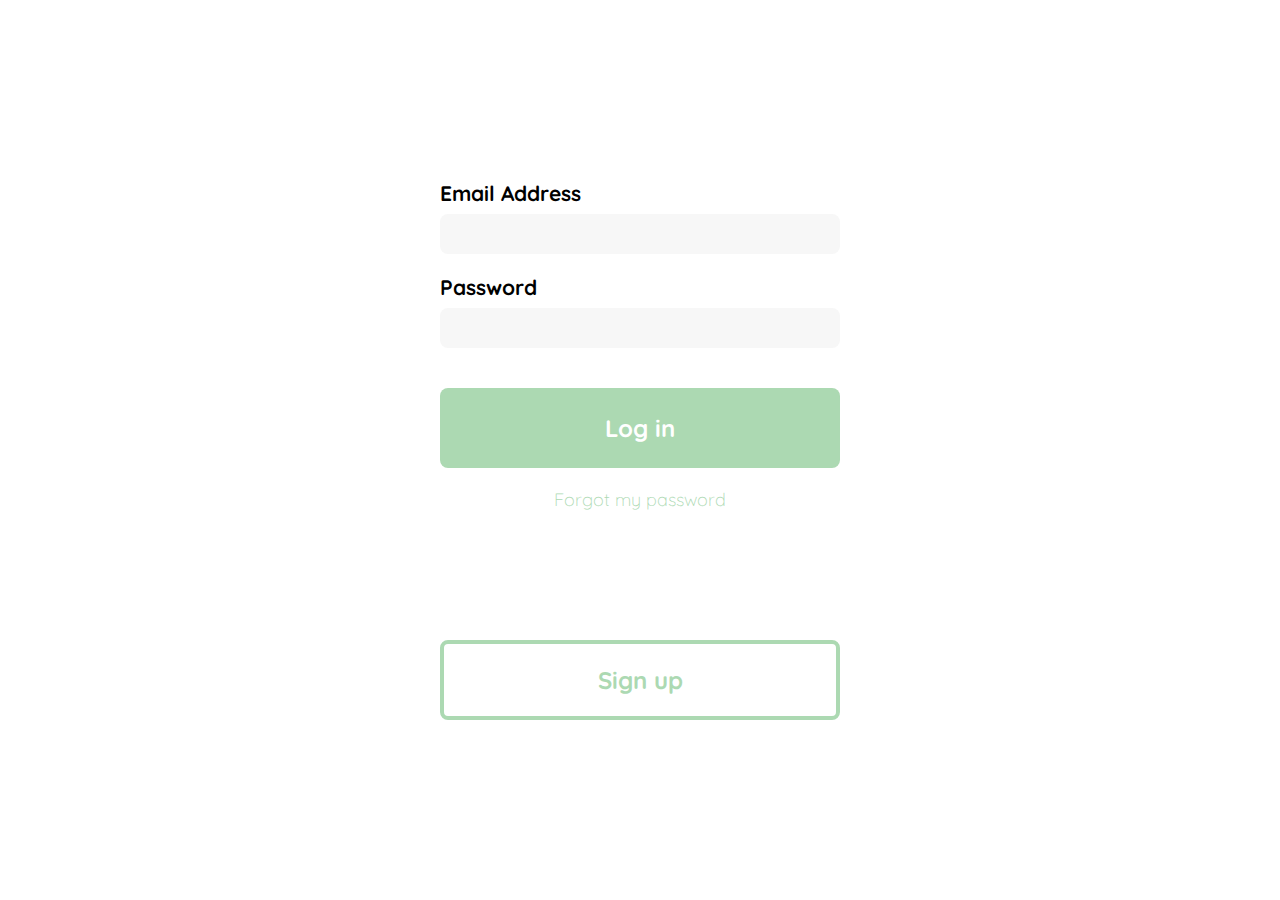
<file: docs/index.html>
<!DOCTYPE html>
<html lang="en">
<head>
    <meta charset="UTF-8">
    <meta name="viewport" content="width=device-width, initial-scale=1.0">
    <meta name="description" content="Find great deals at our yard sale! We offer clothes, electronics, furniture, toys, and many other items. Don't miss out!">
    <meta name="keywords" content="yard sale, garage sale, clothes, electronics, furniture, toys, second hand, bargains, deals">
    <meta name="robots" content="index, follow">
    <meta name="author" content="Yard Sale Team">
        
    <title>Yard Sale</title>

    <link rel="shortcut icon" href="../assets/images/favicon_yard_sale.svg" type="image/x-icon">
    <link rel="stylesheet" href="../styles/mobile.css">
    <link rel="stylesheet" href="../styles/desktop.css" media="(min-width: 1024px)">

    <link rel="stylesheet" href="../fonts/index.css">

</head>
<body>

    <main>
        <section class="login-page">

            <figure class="login-page__figure">
                <img class="image--contain" src="../assets/images/logo_yard_sale.svg" alt="">
            </figure>

            <form class="form">
                <label class="label--text">
                    <span class="text--capitalize text--secondary-bold">email address</span>
                    <input class="input--text" type="text">
                </label>
                <label class="label--text">
                    <span class="text--capitalize text--secondary-bold">password</span>
                    <input class="input--text" type="password">
                </label>

                <input class="button--margin-top button--primary" type="submit" value="Log in">

                <a href="#" class="text--link">
                    <span class="text--capitalize">forgot</span> my password
                </a>


                <input class="button--bottom button--secondary" type="button" value="Sign up">
            </form>

        </section>
    </main>
    
</body>
</html>
</file>
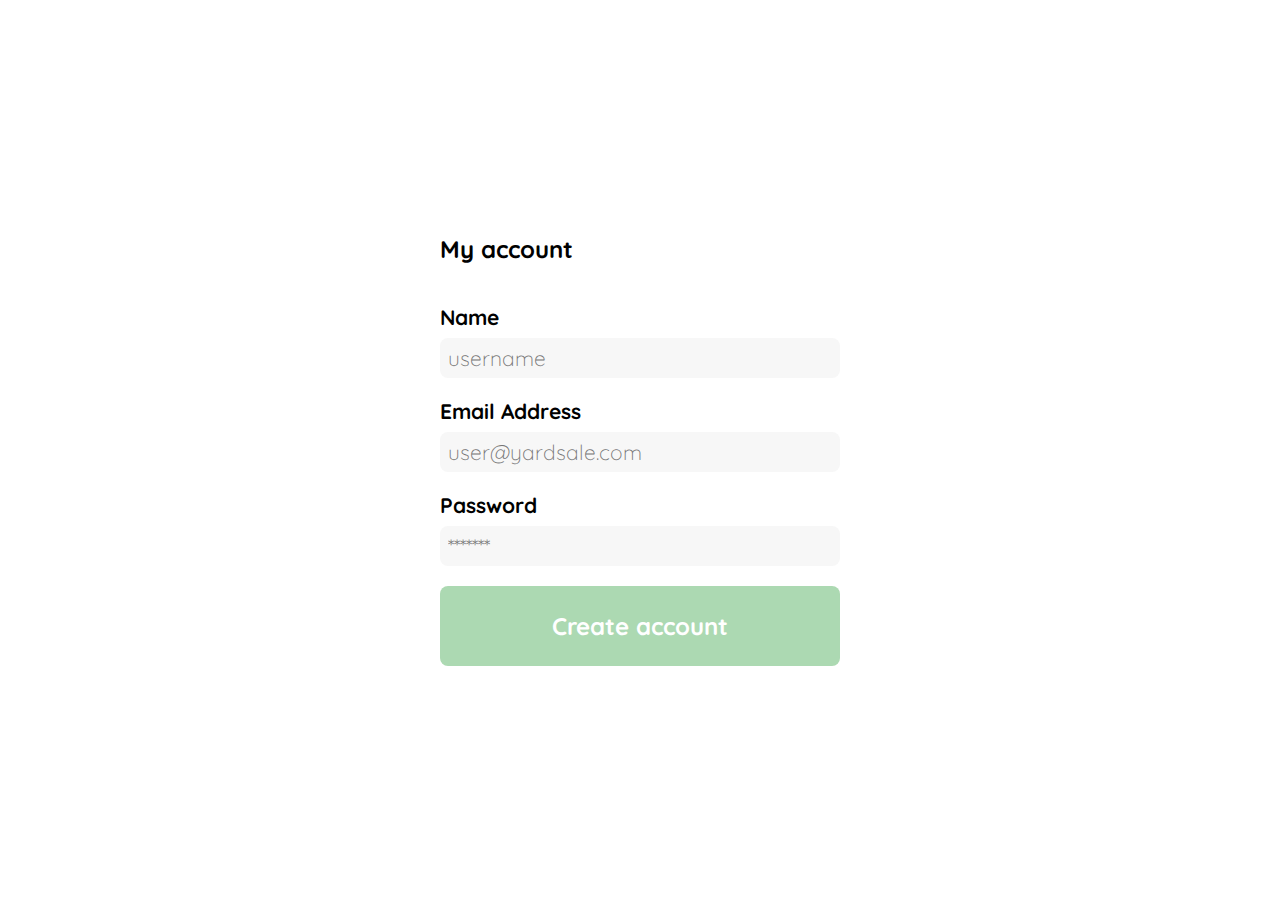
<file: docs/create-account.html>
<!DOCTYPE html>
<html lang="en">
<head>
    <meta charset="UTF-8">
    <meta name="viewport" content="width=device-width, initial-scale=1.0">
    <meta name="description" content="Find great deals at our yard sale! We offer clothes, electronics, furniture, toys, and many other items. Don't miss out!">
    <meta name="keywords" content="yard sale, garage sale, clothes, electronics, furniture, toys, second hand, bargains, deals">
    <meta name="robots" content="index, follow">
    <meta name="author" content="Yard Sale Team">
        
    <title>Yard Sale</title>

    <link rel="shortcut icon" href="../assets/images/favicon_yard_sale.svg" type="image/x-icon">
    <link rel="stylesheet" href="../styles/mobile.css">
    <link rel="stylesheet" href="../styles/desktop.css" media="(min-width: 1024px)">

    <link rel="stylesheet" href="../fonts/index.css">

</head>
<body>

    <main>
        <section class="create-password-page">



            <h1 class="create-account-page__text--title text--primary-bold"><span class="text--capitalize">my</span> account</h1>
               


            <form class="create-account-page__form form" action="index.html">


                <label class="label--text">
                    <span class="text--capitalize text--secondary-bold">name</span>
                    <input placeholder="username" class="input--text" type="text">
                </label>

                <label class="label--text">
                    <span class="text--capitalize text--secondary-bold">email address</span>
                    <input placeholder="user@yardsale.com" class="input--text" type="email">
                </label>

                <label class="label--text">
                    <span class="text--capitalize text--secondary-bold">password</span>
                    <input placeholder="*******" class="input--text" type="password">
                </label>



                <input class="button--bottom button--primary" type="submit" value="Create account" >

            </form>

        </section>
    </main>
    
</body>
</html>
</file>
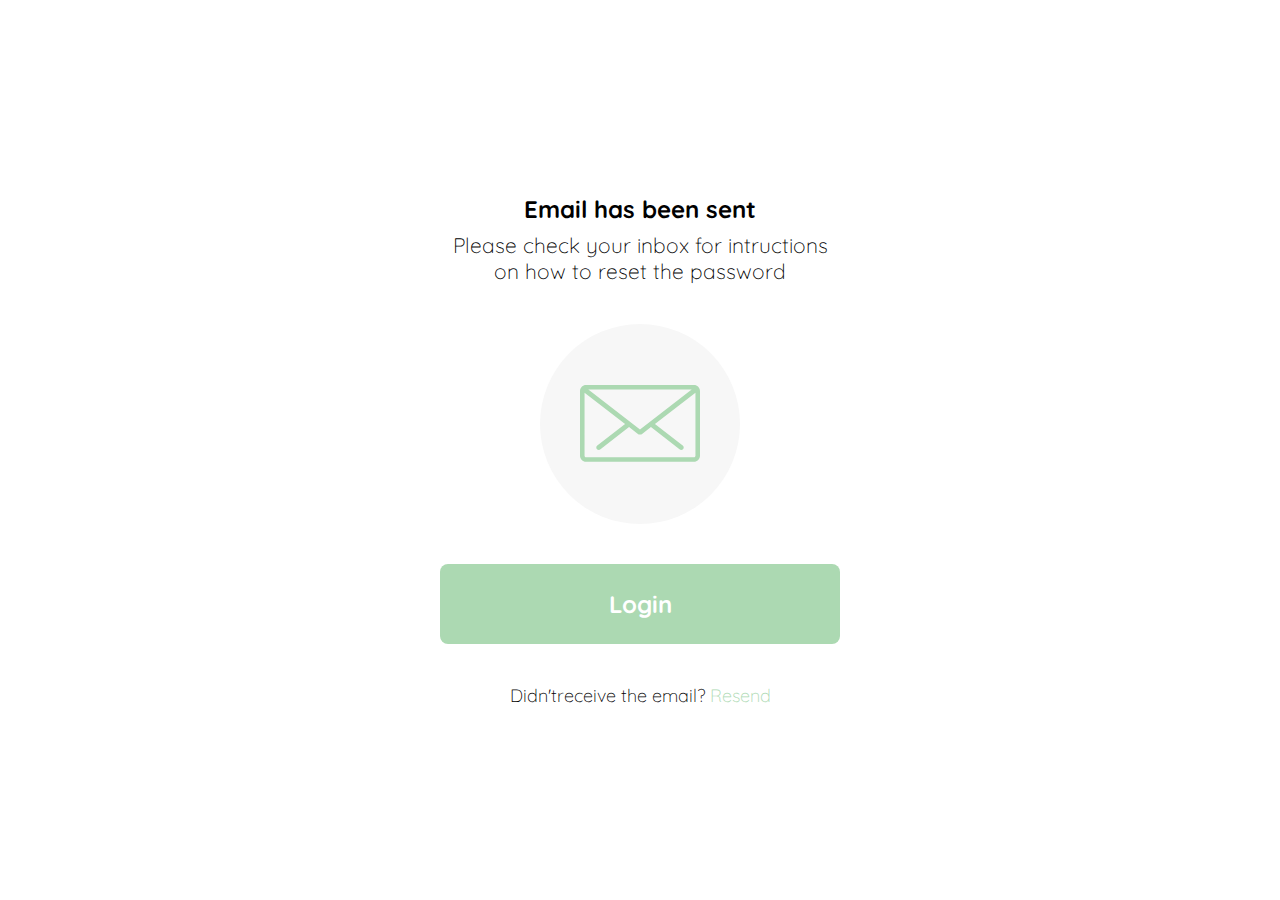
<file: docs/email-sent.html>
<!DOCTYPE html>
<html lang="en">
<head>
    <meta charset="UTF-8">
    <meta name="viewport" content="width=device-width, initial-scale=1.0">
    <meta name="description" content="Find great deals at our yard sale! We offer clothes, electronics, furniture, toys, and many other items. Don't miss out!">
    <meta name="keywords" content="yard sale, garage sale, clothes, electronics, furniture, toys, second hand, bargains, deals">
    <meta name="robots" content="index, follow">
    <meta name="author" content="Yard Sale Team">
        
    <title>Yard Sale</title>

    <link rel="shortcut icon" href="../assets/images/favicon_yard_sale.svg" type="image/x-icon">
    <link rel="stylesheet" href="../styles/mobile.css">
    <link rel="stylesheet" href="../styles/desktop.css" media="(min-width: 1024px)">

    <link rel="stylesheet" href="../fonts/index.css">

</head>
<body>

    <main>
        <section class="email-sent-page">

            <figure class="email-sent-page__figure-logo">
                <img class="image--contain" src="../assets/images/logo_yard_sale.svg" alt="">
            </figure>

            <div class="email-sent-page__container--text">

                <h1 class="text--primary-bold"><span class="text--capitalize">email</span> has been sent</h1>
                <h2 class="text--secondary-light"><span class="text--capitalize">please</span> check your inbox for intructions<br>on how to reset the password</h2>
            </div>


            <figure class="email-sent-page__figure-email"> 
                <img class="image--contain" src="../assets/icons/email.svg" alt="email image">
            </figure>

            

            <a href="new-password.html" class="button--primary">
                <span class="text--capitalize">login</span>
            </a>


            <p class="text--tertiary-light">
                <span class="text--capitalize">didn't</span>receive the email? 
                <a class="text--link" href="password-recovery.html"><span class="text--capitalize">resend</span></a>
            </p>

        </section>
    </main>
    
</body>
</html>
</file>
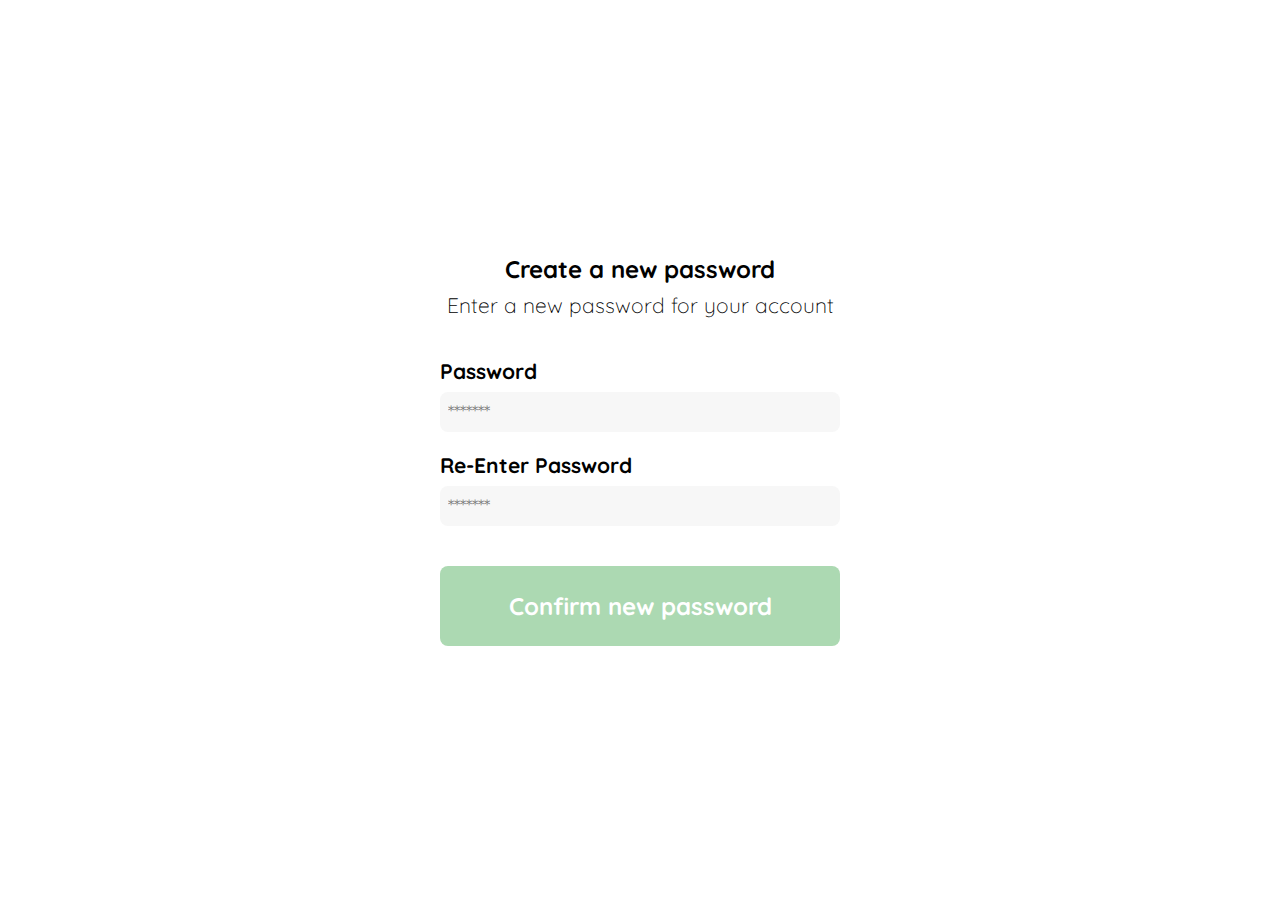
<file: docs/new-password.html>
<!DOCTYPE html>
<html lang="en">
<head>
    <meta charset="UTF-8">
    <meta name="viewport" content="width=device-width, initial-scale=1.0">
    <meta name="description" content="Find great deals at our yard sale! We offer clothes, electronics, furniture, toys, and many other items. Don't miss out!">
    <meta name="keywords" content="yard sale, garage sale, clothes, electronics, furniture, toys, second hand, bargains, deals">
    <meta name="robots" content="index, follow">
    <meta name="author" content="Yard Sale Team">
        
    <title>Yard Sale</title>

    <link rel="shortcut icon" href="../assets/images/favicon_yard_sale.svg" type="image/x-icon">
    <link rel="stylesheet" href="../styles/mobile.css">
    <link rel="stylesheet" href="../styles/desktop.css" media="(min-width: 1024px)">

    <link rel="stylesheet" href="../fonts/index.css">

</head>
<body>

    <main>
        <section class="new-password-page">

            <figure class="new-password-page__figure">
                <img class="image--contain" src="../assets/images/logo_yard_sale.svg" alt="">
            </figure>

            <div class="container--titles">

                <h1 class="text--primary-bold"><span class="text--capitalize">create</span> a new password</h1>
                <h2 class="text--secondary-light"><span class="text--capitalize">enter</span> a new password for your account</h2>
            </div>


            <form class="new-recovery-page__form form" action="index.html">
                <label class="label--text">
                    <span class="text--capitalize text--secondary-bold">password</span>
                    <input placeholder="*******" class="input--text" type="password">
                </label>

                <label class="label--text">
                    <span class="text--capitalize text--secondary-bold">re-enter password</span>
                    <input placeholder="*******" class="input--text" type="password">
                </label>

                <input class="button--margin-top button--primary" type="submit" value="Confirm new password" >

            </form>

        </section>
    </main>
    
</body>
</html>
</file>
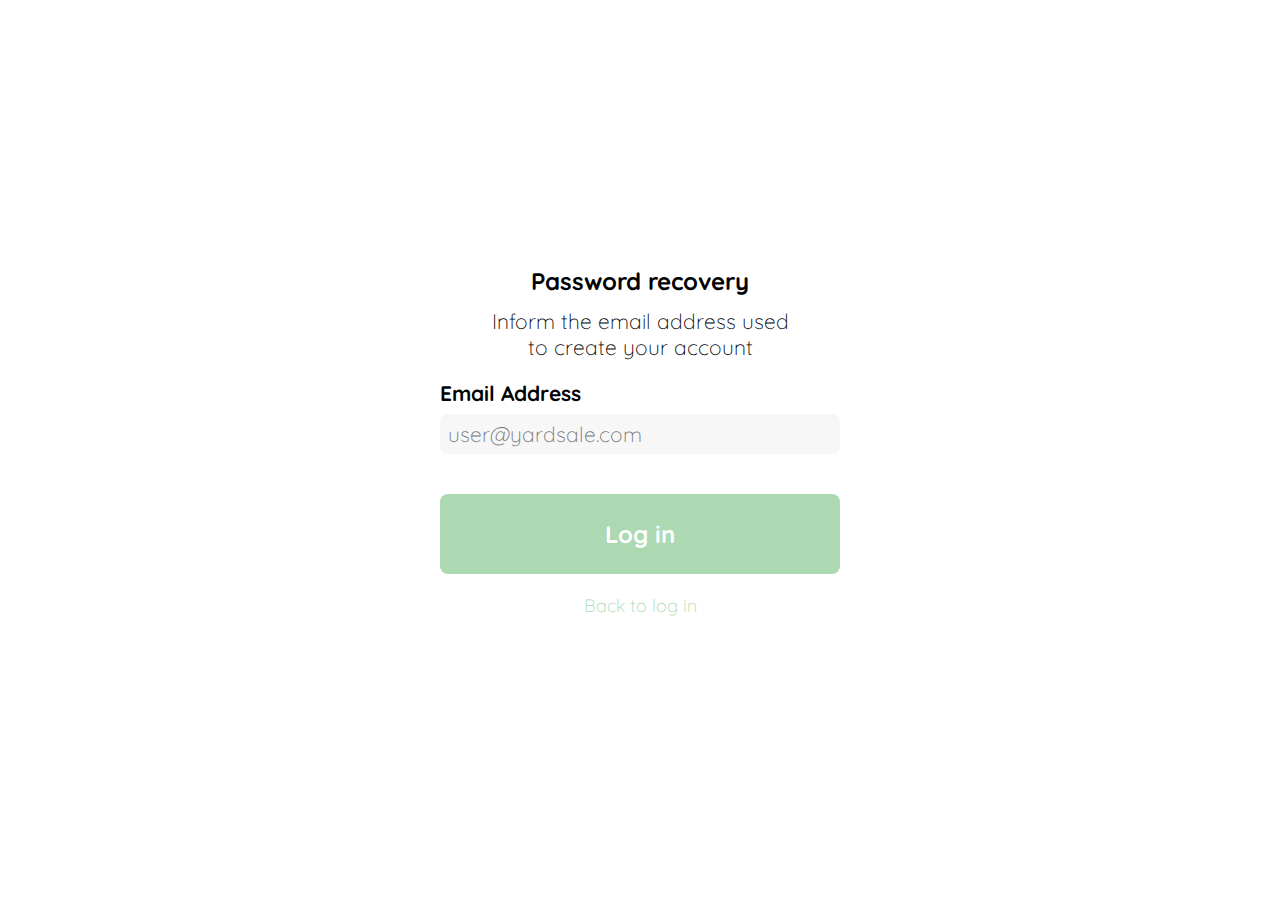
<file: docs/password-recovery.html>
<!DOCTYPE html>
<html lang="en">
<head>
    <meta charset="UTF-8">
    <meta name="viewport" content="width=device-width, initial-scale=1.0">
    <meta name="description" content="Find great deals at our yard sale! We offer clothes, electronics, furniture, toys, and many other items. Don't miss out!">
    <meta name="keywords" content="yard sale, garage sale, clothes, electronics, furniture, toys, second hand, bargains, deals">
    <meta name="robots" content="index, follow">
    <meta name="author" content="Yard Sale Team">
        
    <title>Yard Sale</title>

    <link rel="shortcut icon" href="../assets/images/favicon_yard_sale.svg" type="image/x-icon">
    <link rel="stylesheet" href="../styles/mobile.css">
    <link rel="stylesheet" href="../styles/desktop.css" media="(min-width: 1024px)">

    <link rel="stylesheet" href="../fonts/index.css">

</head>
<body>

    <main>
        <section class="password-recovery-page">

            <figure class="password-recovery-page__figure">
                <img class="image--contain" src="../assets/images/logo_yard_sale.svg" alt="">
            </figure>

            <div class="password-recovery-page__container--text">

                <h1 class="password-recovery-page__text--title text--primary-bold"><span class="text--capitalize">password</span> recovery</h1>
                <h2 class="password-recovery-page__text--subtitle text--secondary-light"><span class="text--capitalize">inform</span> the email address used <br> to create your account</h2>
            </div>


            <form class="password-recovery-page__form form" action="email-sent.html">
                <label class="label--text">
                    <span class="text--capitalize text--secondary-bold">email address</span>
                    <input placeholder="user@yardsale.com" class="input--text" type="text">
                </label>

                <input class="button--margin-top button--primary" type="submit" value="Log in" >



                <a href="index.html" class="text--link">
                    <span class="text--capitalize">back</span> to log in
                </a>

            </form>

        </section>
    </main>
    
</body>
</html>
</file>
<file: styles/mobile.css>
@import url("index.css");

/* login */

.login-page {
    display: grid;
    width: 100vw;
    height: 100vh;
    grid-template-rows: 30% 68%;
    place-items: center;
    place-content: center;
}


.login-page__figure {
    width: 28rem;
}

/* password-recovery */

.password-recovery-page {
    display: grid;
    width: 100vw;
    height: 100vh;
    grid-template-rows: 24% 20% 1fr;
    place-items: center;
    place-content: center;
}

.password-recovery-page__container--text {
    display: flex;
    flex-direction: column;
    gap: 1.2rem;
}


.password-recovery-page__form {
    justify-content: start;
}

.password-recovery-page__figure {
    width: 20rem;
}

.password-recovery-page__text--title, .password-recovery-page__text--subtitle {
    text-align: center;
}



/* email sent */

.email-sent-page {
    display: grid;
    width: 100vw;
    height: 100vh;
    grid-template-rows: 12rem repeat(4, min-content);
    place-items: center;
    place-content: center;
    gap: 4rem;
}

.email-sent-page__figure-logo {
    width: 20rem;
}

.email-sent-page__container--text {
    display: flex;
    flex-direction: column;
    text-align: center;
    gap: 0.8rem;
}


.email-sent-page__figure-email {
    height: 20rem;
    width: 20rem;
    padding: 4rem;
    border-radius: 50%;
    background-color: var(--text-input-field);
}

/* new password */

.new-password-page {
    height: 100vh;
    display: grid;
    grid-template-rows: 28% repeat(3, min-content);
    row-gap: 4rem;
    place-items: center;
}

.new-password-page__figure {
    height: 4rem;
    margin-top: 4rem;
}

/* create account */

.create-password-page {
    height: 100vh;
    display: grid;
    grid-template-rows: 16% 80%;
    place-content: center;
}

.create-account-page__text--title {
    align-self: center;
    width: 40rem;
}
</file>
<file: styles/desktop.css>
@import url("index.css");

/* login */
.login-page {
    grid-template-rows: 60%;
    place-items: center;
    place-content: center;
}


.login-page__figure {
    display: none;
}


/* password-recovery-page */

.password-recovery-page {
    grid-template-rows: 40% 1fr;
    gap: 2rem;
}


.password-recovery-page__figure {
    display: none;
}

.password-recovery-page__container--text {
    align-self: end;
}

/* email sent */

.email-sent-page {
    grid-template-rows: repeat(4, min-content);
}


.email-sent-page__figure-logo {
    display: none;
}


/* new password */

.new-password-page {
    place-content: center;
    grid-template-rows: repeat(2, min-content);
}

.new-password-page__figure {
    display: none;
}


/* create account */

.create-password-page {
    place-content: center;
    grid-template-rows: repeat(2, min-content);
    gap: 4rem;
}
</file>
<file: fonts/index.css>
@font-face {
    src: url('Roboto/static/Roboto-Thin.ttf') format('truetype');
    font-family: 'roboto';
    font-weight: 100;
    font-display: swap
}

@font-face {
    src: url('Roboto/static/Roboto-ExtraLight.ttf') format('truetype');
    font-family: 'roboto';
    font-weight: 200;
    font-display: swap
}

@font-face {
    src: url('Roboto/static/Roboto-Light.ttf') format('truetype');
    font-family: 'roboto';
    font-weight: 300;
    font-display: swap
}

@font-face {
    src: url('Roboto/static/Roboto-Regular.ttf') format('truetype');
    font-family: 'roboto';
    font-weight: 400;
    font-display: swap
}

@font-face {
    src: url('Roboto/static/Roboto-Medium.ttf') format('truetype');
    font-family: 'roboto';
    font-weight: 500;
    font-display: swap
}

@font-face {
    src: url('Roboto/static/Roboto-SemiBold.ttf') format('truetype');
    font-family: 'roboto';
    font-weight: 600;
    font-display: swap
}

@font-face {
    src: url('Roboto/static/Roboto-Bold.ttf') format('truetype');
    font-family: 'roboto';
    font-weight: 700;
    font-display: swap
}

@font-face {
    src: url('Roboto/static/Roboto-ExtraBold.ttf') format('truetype');
    font-family: 'roboto';
    font-weight: 800;
    font-display: swap
}

@font-face {
    src: url('Roboto/static/Roboto-Black.ttf') format('truetype');
    font-family: 'roboto';
    font-weight: 900;
    font-display: swap
}



@font-face {
    src: url('Quicksand/static/Quicksand-Light.ttf') format('truetype');
    font-family: 'quicksand';
    font-weight: 300;
    font-display: swap
}

@font-face {
    src: url('Quicksand/static/Quicksand-Regular.ttf') format('truetype');
    font-family: 'quicksand';
    font-weight: 400;
    font-display: swap
}

@font-face {
    src: url('Quicksand/static/Quicksand-Medium.ttf') format('truetype');
    font-family: 'quicksand';
    font-weight: 500;
    font-display: swap
}

@font-face {
    src: url('Quicksand/static/Quicksand-SemiBold.ttf') format('truetype');
    font-family: 'quicksand';
    font-weight: 600;
    font-display: swap
}

@font-face {
    src: url('Quicksand/static/Quicksand-Bold.ttf') format('truetype');
    font-family: 'quicksand';
    font-weight: 700;
    font-display: swap
}
</file>
